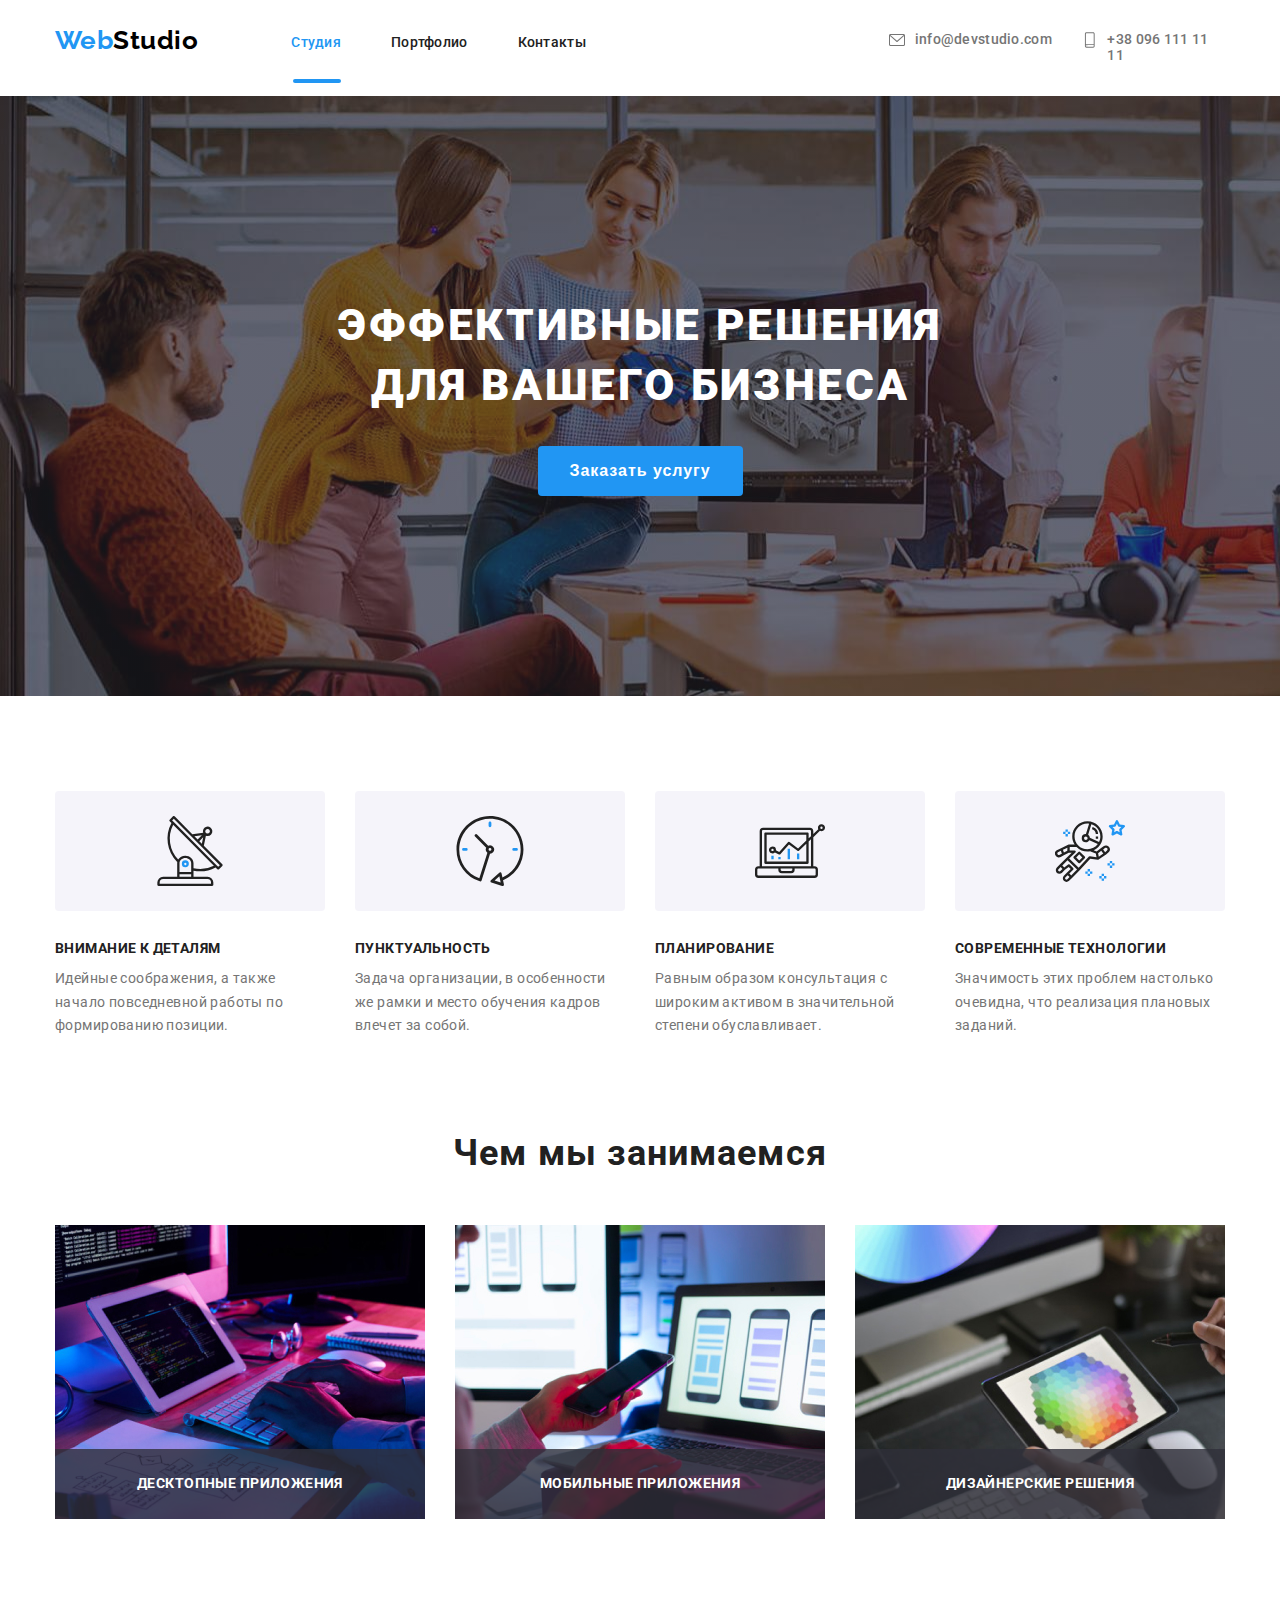
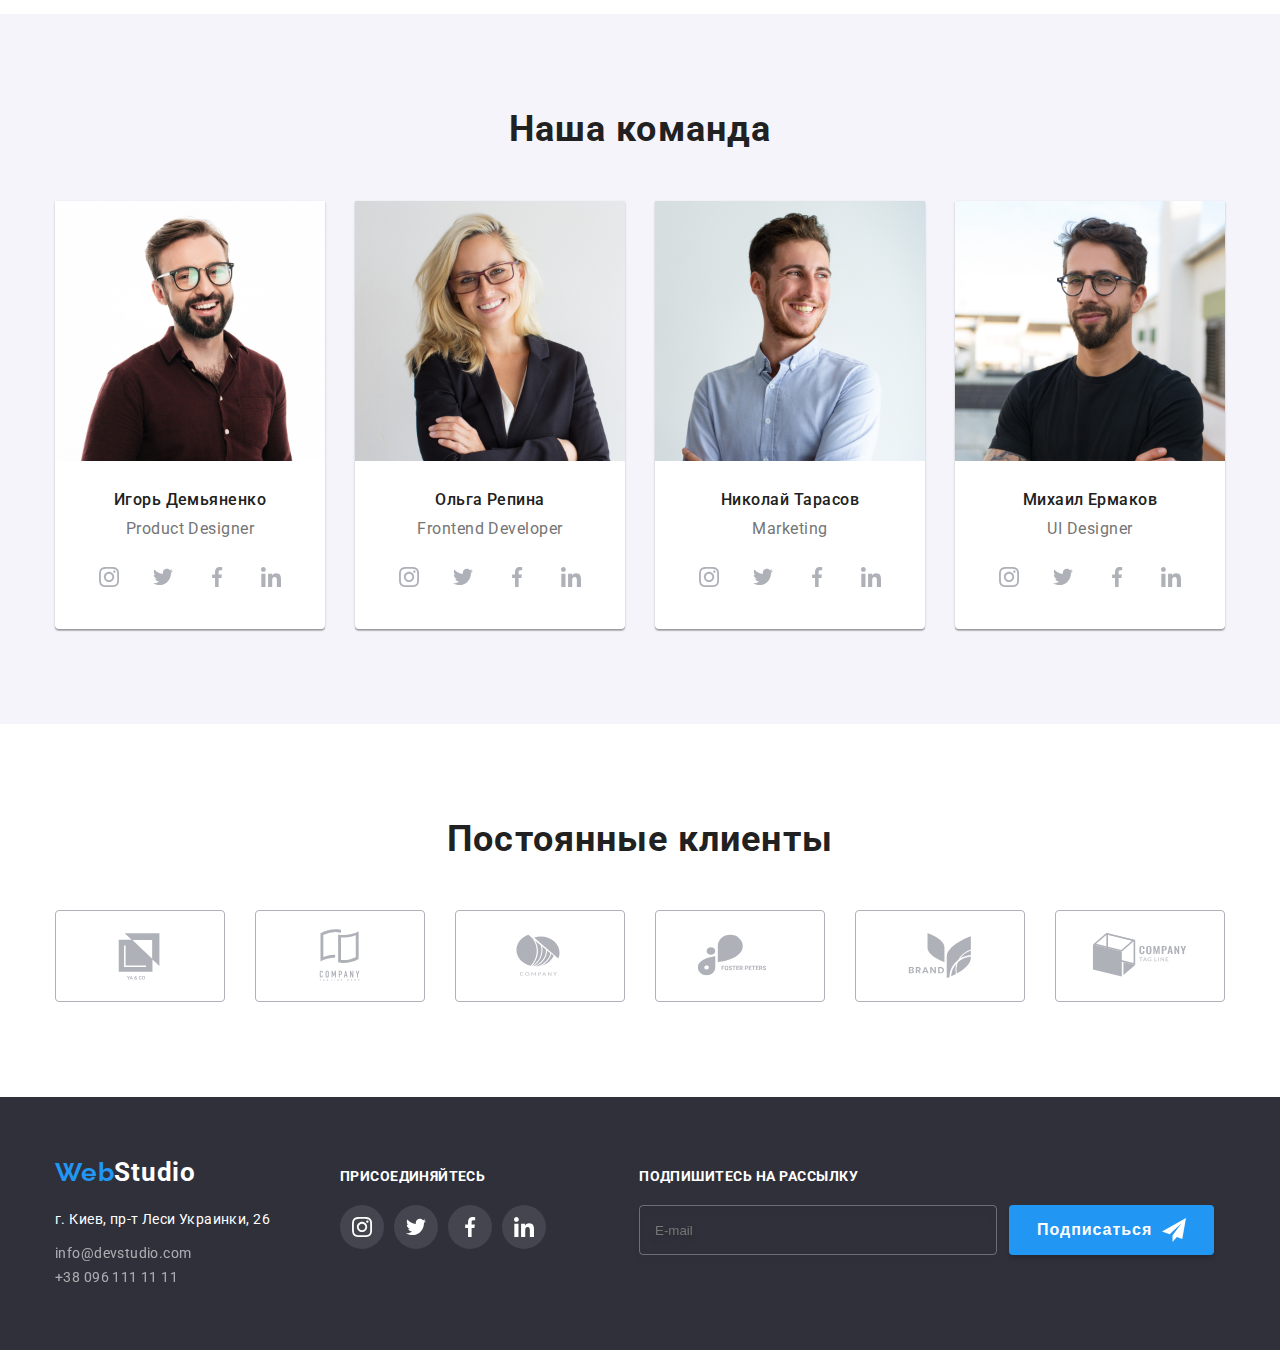
<file: index.html>
<!DOCTYPE html>
<html lang="ru">
  <head>
    <meta charset="UTF-8" />

    <meta name="viewport" content="width=device-width, initial-scale=1.0" />
    <link rel="preconnect" href="https://fonts.googleapis.com" />
    <link rel="preconnect" href="https://fonts.gstatic.com" crossorigin />
    <link
      href="https://fonts.googleapis.com/css2?family=Raleway:wght@700&family=Roboto:wght@400;500;700;900&display=swap"
      rel="stylesheet"
    />
    <link rel="stylesheet" href="./css/main.min.css" />
    <title>WebStudio</title>
  </head>

  <body>
    <!-- Header -->
    <header class="header">
      <div class="wrapper">
        <nav class="header__nav">
          <a href="#" class="logo header__logo link"><span class="header__span">Web</span>Studio</a>
          <ul class="navigation list">
            <li class="navigation__item">
              <a class="navigation__link active navigation__link-first link" href="#">Студия</a>
            </li>
            <li class="navigation__item">
              <a class="navigation__link link" href="./portfolio.html">Портфолио</a>
            </li>
            <li class="navigation__item"><a class="navigation__link link" href="#">Контакты</a></li>
          </ul>
          <ul class="header-contact list">
            <li class="header-contact__item">
              <a class="header-contact__header-email link" href="mailto:info@devstudio.com">
                <svg class="header-contact__icon" width="16" height="16">
                  <use href="./images/symbol-defs.svg#envelope"></use>
                </svg>
                info@devstudio.com
              </a>
            </li>
            <li class="header-contact__item">
              <a class="header-contact__header-tel link" href="tel:+38 096 111 11 11">
                <svg class="header-contact__icon" width="16" height="16">
                  <use href="./images/symbol-defs.svg#smartphone"></use>
                </svg>
                +38 096 111 11 11
              </a>
            </li>
          </ul>
        </nav>
      </div>
    </header>

    <!-- Main -->
    <main>
      <section class="first-section">
        <div class="wrapper">
          <div class="block">
            <h1 class="first-section__title">Эффективные решения для вашего бизнеса</h1>
            <button class="first-section__btn btn" type="button" data-modal-open>
              Заказать услугу
            </button>
          </div>
        </div>
      </section>

      <div class="wrapper">
        <!-- Benefits -->
        <section class="benefits">
          <ul class="benefits__list list">
            <li class="benefits__item icon1">
              <h3 class="benefits__title">Внимание к деталям</h3>
              <p class="benefits__description">
                Идейные соображения, а также начало повседневной работы по формированию позиции.
              </p>
            </li>
            <li class="benefits__item icon2">
              <h3 class="benefits__title">Пунктуальность</h3>
              <p class="benefits__description">
                Задача организации, в особенности же рамки и место обучения кадров влечет за собой.
              </p>
            </li>
            <li class="benefits__item icon3">
              <h3 class="benefits__title">Планирование</h3>
              <p class="benefits__description">
                Равным образом консультация с широким активом в значительной степени обуславливает.
              </p>
            </li>
            <li class="benefits__item icon4">
              <h3 class="benefits__title">Современные технологии</h3>
              <p class="benefits__description">
                Значимость этих проблем настолько очевидна, что реализация плановых заданий.
              </p>
            </li>
          </ul>
        </section>

        <!-- What we do -->
        <section class="wwd">
          <h2 class="wwd__title">Чем мы занимаемся</h2>
          <ul class="wwd__list list">
            <li class="wwd__item">
              <img src="./images/img1.jpg" alt="Человек работает на компьютере" width="370" />
              <div class="wwd__description">
                <p class="wwd__text">Десктопные приложения</p>
              </div>
            </li>
            <li class="wwd__item">
              <img src="./images/img2.jpg" alt="Человек работает на смартфоне" width="370" />
              <div class="wwd__description">
                <p class="wwd__text">Мобильные приложения</p>
              </div>
            </li>
            <li class="wwd__item">
              <img src="./images/img3.jpg" alt="Человек работает на планшете" width="370" />
              <div class="wwd__description">
                <p class="wwd__text">Дизайнерские решения</p>
              </div>
            </li>
          </ul>
        </section>
      </div>

      <!-- Our Team -->
      <section class="team">
        <div class="wrapper">
          <h2 class="team__title">Наша команда</h2>
          <ul class="team__list list">
            <li class="team-item">
              <img
                src="./images/personal1.jpg"
                alt="Игорь Демьяненко-Product Designer"
                width="270"
              />
              <h2 class="team-item__title">Игорь Демьяненко</h2>
              <p class="team-item__text" lang="en">Product Designer</p>
              <ul class="team-social list">
                <li class="team-social__item">
                  <a class="team-social__link link" href="">
                    <svg class="team-social__svg">
                      <use href="./images/symbol-defs.svg#instagram-2"></use>
                    </svg>
                  </a>
                </li>
                <li class="team-social__item">
                  <a class="team-social__link link" href="">
                    <svg class="team-social__svg">
                      <use href="./images/symbol-defs.svg#twitter-1"></use>
                    </svg>
                  </a>
                </li>
                <li class="team-social__item">
                  <a class="team-social__link link" href="">
                    <svg class="team-social__svg">
                      <use href="./images/symbol-defs.svg#facebook-1"></use>
                    </svg>
                  </a>
                </li>
                <li class="team-social__item">
                  <a class="team-social__link link" href="">
                    <svg class="team-social__svg">
                      <use href="./images/symbol-defs.svg#linkedin-1"></use>
                    </svg>
                  </a>
                </li>
              </ul>
            </li>
            <li class="team-item">
              <img src="./images/personal2.jpg" alt="Ольга Репина-Frontend Developer" width="270" />
              <h2 class="team-item__title">Ольга Репина</h2>
              <p class="team-item__text" lang="en">Frontend Developer</p>
              <ul class="team-social list">
                <li class="team-social__item">
                  <a class="team-social__link link" href="">
                    <svg class="team-social__svg">
                      <use href="./images/symbol-defs.svg#instagram-2"></use>
                    </svg>
                  </a>
                </li>
                <li class="team-social__item">
                  <a class="team-social__link link" href="">
                    <svg class="team-social__svg">
                      <use href="./images/symbol-defs.svg#twitter-1"></use>
                    </svg>
                  </a>
                </li>
                <li class="team-social__item">
                  <a class="team-social__link link" href="">
                    <svg class="team-social__svg">
                      <use href="./images/symbol-defs.svg#facebook-1"></use>
                    </svg>
                  </a>
                </li>
                <li class="team-social__item">
                  <a class="team-social__link link" href="">
                    <svg class="team-social__svg">
                      <use href="./images/symbol-defs.svg#linkedin-1"></use>
                    </svg>
                  </a>
                </li>
              </ul>
            </li>
            <li class="team-item">
              <img src="./images/personal3.jpg" alt="Николай Тарасов-Marketing" width="270" />
              <h2 class="team-item__title">Николай Тарасов</h2>
              <p class="team-item__text" lang="en">Marketing</p>
              <ul class="team-social list">
                <li class="team-social__item">
                  <a class="team-social__link link" href="">
                    <svg class="team-social__svg">
                      <use href="./images/symbol-defs.svg#instagram-2"></use>
                    </svg>
                  </a>
                </li>
                <li class="team-social__item">
                  <a class="team-social__link link" href="">
                    <svg class="team-social__svg">
                      <use href="./images/symbol-defs.svg#twitter-1"></use>
                    </svg>
                  </a>
                </li>
                <li class="team-social__item">
                  <a class="team-social__link link" href="">
                    <svg class="team-social__svg">
                      <use href="./images/symbol-defs.svg#facebook-1"></use>
                    </svg>
                  </a>
                </li>
                <li class="team-social__item">
                  <a class="team-social__link link" href="">
                    <svg class="team-social__svg">
                      <use href="./images/symbol-defs.svg#linkedin-1"></use>
                    </svg>
                  </a>
                </li>
              </ul>
            </li>
            <li class="team-item">
              <img src="./images/personal4.jpg" alt="Михаил Ермаков-UI Designer" width="270" />
              <h2 class="team-item__title">Михаил Ермаков</h2>
              <p class="team-item__text" lang="en">UI Designer</p>
              <ul class="team-social list">
                <li class="team-social__item">
                  <a class="team-social__link link" href="">
                    <svg class="team-social__svg">
                      <use href="./images/symbol-defs.svg#instagram-2"></use>
                    </svg>
                  </a>
                </li>
                <li class="team-social__item">
                  <a class="team-social__link link" href="">
                    <svg class="team-social__svg">
                      <use href="./images/symbol-defs.svg#twitter-1"></use>
                    </svg>
                  </a>
                </li>
                <li class="team-social__item">
                  <a class="team-social__link link" href="">
                    <svg class="team-social__svg">
                      <use href="./images/symbol-defs.svg#facebook-1"></use>
                    </svg>
                  </a>
                </li>
                <li class="team-social__item">
                  <a class="team-social__link link" href="">
                    <svg class="team-social__svg">
                      <use href="./images/symbol-defs.svg#linkedin-1"></use>
                    </svg>
                  </a>
                </li>
              </ul>
            </li>
          </ul>
        </div>
      </section>

      <!-- Clients -->
      <section class="clients">
        <div class="wrapper">
          <h2 class="clients__title">Постоянные клиенты</h2>
          <ul class="clients__list list">
            <li class="clients__item logo1">
              <a href="" class="clients__link link">
                <svg class="clients__svg" width="106" height="60">
                  <use href="./images/symbol-defs.svg#logo1"></use>
                </svg>
              </a>
            </li>
            <li class="clients__item logo2">
              <a href="" class="clients__link link">
                <svg class="clients__svg" width="106" height="60">
                  <use href="./images/symbol-defs.svg#logo2"></use>
                </svg>
              </a>
            </li>
            <li class="clients__item logo3">
              <a href="" class="clients__link link">
                <svg class="clients__svg" width="106" height="60">
                  <use href="./images/symbol-defs.svg#logo3"></use>
                </svg>
              </a>
            </li>
            <li class="clients__item logo4">
              <a href="" class="clients__link link">
                <svg class="clients__svg" width="106" height="60">
                  <use href="./images/symbol-defs.svg#logo4"></use>
                </svg>
              </a>
            </li>
            <li class="clients__item logo5">
              <a href="" class="clients__link link">
                <svg class="clients__svg" width="106" height="60">
                  <use href="./images/symbol-defs.svg#logo5"></use>
                </svg>
              </a>
            </li>
            <li class="clients__item logo6">
              <a href="" class="clients__link link">
                <svg class="clients__svg" width="106" height="60">
                  <use href="./images/symbol-defs.svg#logo6"></use>
                </svg>
              </a>
            </li>
          </ul>
        </div>
      </section>
    </main>

    <!-- Footer -->
    <footer class="footer">
      <div class="wrapper">
        <div class="footer__flex">
          <div class="footer__social">
            <a href="#" class="footer__logo link"><span class="footer__span">Web</span>Studio</a>
            <address class="footer__address">г. Киев, пр-т Леси Украинки, 26</address>
            <ul class="footer__list list">
              <li class="footer__item">
                <a class="footer__email link" href="mailto:info@devstudio.com"
                  >info@devstudio.com</a
                >
              </li>
              <li class="footer__item">
                <a class="footer__tel link" href="tel:+38 096 111 11 11">+38 096 111 11 11</a>
              </li>
            </ul>
          </div>
          <div class="footer__invite">
            <p class="footer__text">присоединяйтесь</p>
            <ul class="footer-invite__list list">
              <li class="footer-invite__item">
                <a class="footer-invite__link link" href="">
                  <svg class="footer-invite__svg">
                    <use href="./images/symbol-defs.svg#instagram-2"></use>
                  </svg>
                </a>
              </li>
              <li class="footer-invite__item">
                <a class="footer-invite__link link" href="">
                  <svg class="footer-invite__svg">
                    <use href="./images/symbol-defs.svg#twitter-1"></use>
                  </svg>
                </a>
              </li>
              <li class="footer-invite__item">
                <a class="footer-invite__link link" href="">
                  <svg class="footer-invite__svg">
                    <use href="./images/symbol-defs.svg#facebook-1"></use>
                  </svg>
                </a>
              </li>
              <li class="footer-invite__item">
                <a class="footer-invite__link link" href="">
                  <svg class="footer-invite__svg">
                    <use href="./images/symbol-defs.svg#linkedin-1"></use>
                  </svg>
                </a>
              </li>
            </ul>
          </div>
          <form action="#" name="email" class="footer-form">
            <label for="#" class="footer-form__label"
              >Подпишитесь на рассылку
              <input type="email" class="footer-form__input" placeholder="E-mail" />
            </label>
            <button type="submit" class="footer-form__submit">
              Подписаться
              <svg class="footer-form__icon" width="24" height="24">
                <use href="./images/symbol-defs.svg#footer-icon"></use>
              </svg>
            </button>
          </form>
        </div>
      </div>
    </footer>
    <div class="backdrop is-hidden" data-modal>
      <div class="modal">
        <button class="modal__button" type="button" data-modal-close>
          <svg class="modal__cross" width="11" height="11">
            <use href="./images/symbol-defs.svg#modal-vector"></use>
          </svg>
        </button>
        <div class="modal__padding">
          <p class="modal__text">Оставьте свои данные, мы вам перезвоним</p>
          <form action="#" name="name" class="modal-form">
            <label for="#" class="modal-form__label"
              >Имя
              <span class="input__wrapper">
                <input type="text" class="modal-form__input" required />
                <svg class="modal__icon" width="18" height="18">
                  <use href="./images/symbol-defs.svg#modal-name"></use>
                </svg>
              </span>
            </label>

            <label for="#" class="modal-tel-label modal-form__label"
              >Телефон
              <span class="input__wrapper">
                <input type="tel" class="modal-form__input" required />
                <svg class="modal__icon" width="18" height="18">
                  <use href="./images/symbol-defs.svg#modal-tel"></use>
                </svg>
              </span>
            </label>

            <label for="#" class="modal-form__label">
              Почта
              <span class="input__wrapper">
                <input type="email" class="modal-form__input" />
                <svg class="modal__icon" width="18" height="18">
                  <use href="./images/symbol-defs.svg#modal-email"></use>
                </svg>
              </span>
            </label>

            <label for="#" class="modal-form__label">
              Комментарий
              <textarea
                name="modal-comment"
                class="modal-form__comment"
                placeholder="Введите текст"
              ></textarea>
            </label>
            <input type="checkbox" class="modal-checkbox vis-hidden" id="modal-checkbox" />
            <label for="modal-checkbox" class="label__checkbox">
              <span>
                <svg class="check_icon" width="11" height="8">
                  <use href="./images/symbol-defs.svg#checkmark"></use>
                </svg>
              </span>
              Соглашаюсь с рассылкой и принимаю&#160;<a href="#">Условия договора</a></label
            >
            <button type="submit" class="btn modal__btn">Отправить</button>
          </form>
        </div>
      </div>
    </div>
    <script src="./js/modal.js"></script>
  </body>
</html>
</file>
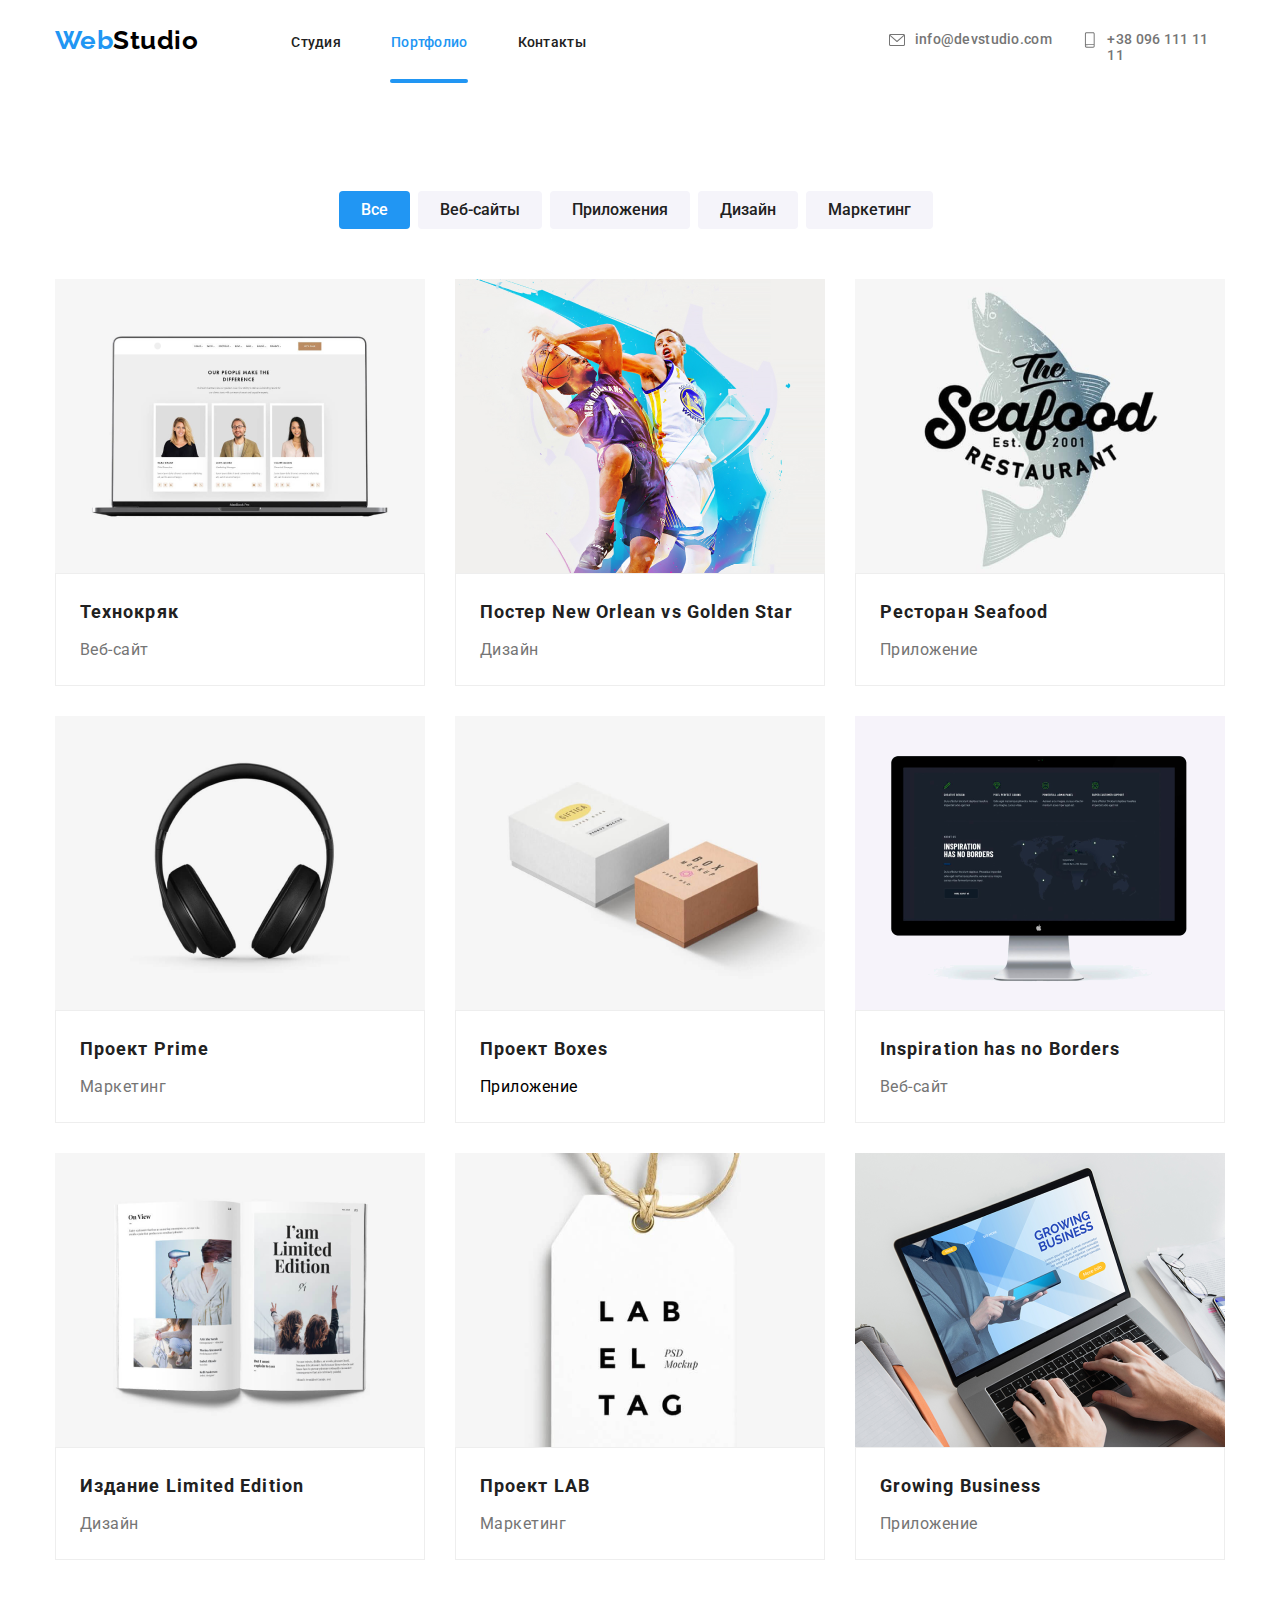
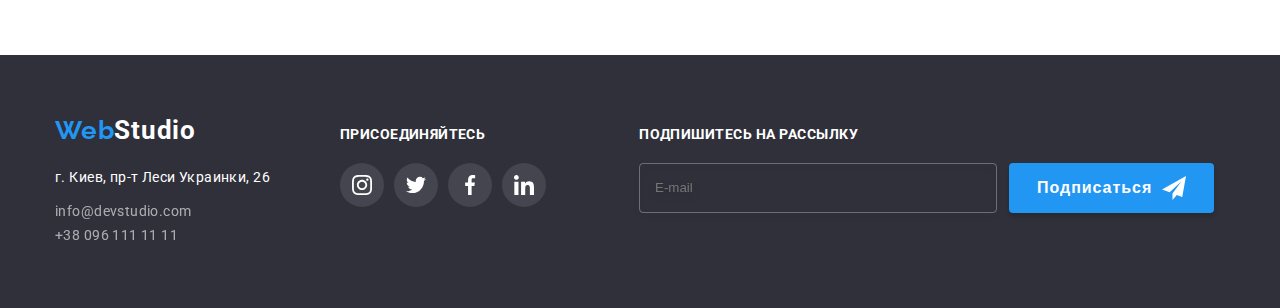
<file: portfolio.html>
<!DOCTYPE html>
<html lang="en">
  <head>
    <meta charset="UTF-8" />
    <link rel="stylesheet" href="./css/main.min.css" />
    <meta name="viewport" content="width=device-width, initial-scale=1.0" />
    <link rel="preconnect" href="https://fonts.googleapis.com" />
    <link rel="preconnect" href="https://fonts.gstatic.com" crossorigin />
    <link
      href="https://fonts.googleapis.com/css2?family=Raleway:wght@700&family=Roboto:wght@400;500;700;900&display=swap"
      rel="stylesheet"
    />
    <title>WebStudio</title>
  </head>

  <body>
    <!-- Header -->

    <header class="header">
      <div class="wrapper">
        <nav class="header__nav">
          <a href="#" class="logo header__logo link"><span class="header__span">Web</span>Studio</a>
          <ul class="navigation list">
            <li class="navigation__item">
              <a class="navigation__link link" href="./index.html">Студия</a>
            </li>
            <li class="navigation__item">
              <a class="navigation__link active navigation__link-second link" href="#">Портфолио</a>
            </li>
            <li class="navigation__item"><a class="navigation__link link" href="#">Контакты</a></li>
          </ul>
          <ul class="header-contact list">
            <li class="header-contact__item">
              <a class="header-contact__header-email link" href="mailto:info@devstudio.com">
                <svg class="header-contact__icon" width="16" height="16">
                  <use href="./images/symbol-defs.svg#envelope"></use>
                </svg>
                info@devstudio.com
              </a>
            </li>
            <li class="header-contact__item">
              <a class="header-contact__header-tel link" href="tel:+38 096 111 11 11">
                <svg class="header-contact__icon" width="16" height="16">
                  <use href="./images/symbol-defs.svg#smartphone"></use>
                </svg>
                +38 096 111 11 11
              </a>
            </li>
          </ul>
        </nav>
      </div>
    </header>

    <!-- Main -->
    <main>
      <section class="portfolio-section">
        <div class="wrapper">
          <nav class="filter">
            <ul class="filter__list list">
              <li class="filter__item">
                <button class="filter__link active link" href="#">Все</button>
              </li>
              <li class="filter__item">
                <button class="filter__link link" href="#">Веб-сайты</button>
              </li>
              <li class="filter__item">
                <button class="filter__link link" href="#">Приложения</button>
              </li>
              <li class="filter__item">
                <button class="filter__link link" href="#">Дизайн</button>
              </li>
              <li class="filter__item">
                <button class="filter__link link" href="#">Маркетинг</button>
              </li>
            </ul>
          </nav>
          <ul class="product list">
            <li class="product__item">
              <div class="product__image">
                <img src="./images/img.png" alt="Img" />
                <div class="product__overlay">
                  <div class="product__text">
                    Технокряк это современная площадка распространения коронавируса. Компании
                    используют эту платформу для цифрового шпионажа и атак на защищённые сервера
                    конкурентов.
                  </div>
                </div>
              </div>
              <div class="product-block">
                <h3 class="product__title">Технокряк</h3>
                <p class="product__description">Веб-сайт</p>
              </div>
            </li>
            <li class="product__item">
              <div class="product__image">
                <img src="./images/img-1.png" alt="Img1" />
                <div class="product__overlay">
                  <div class="product__text">
                    Технокряк это современная площадка распространения коронавируса. Компании
                    используют эту платформу для цифрового шпионажа и атак на защищённые сервера
                    конкурентов.
                  </div>
                </div>
              </div>
              <div class="product-block">
                <h3 class="product__title">Постер New Orlean vs Golden Star</h3>
                <p class="product__description">Дизайн</p>
              </div>
            </li>
            <li class="product__item">
              <div class="product__image">
                <img src="./images/img-2.png" alt="Img2" />
                <div class="product__overlay">
                  <div class="product__text">
                    Технокряк это современная площадка распространения коронавируса. Компании
                    используют эту платформу для цифрового шпионажа и атак на защищённые сервера
                    конкурентов.
                  </div>
                </div>
              </div>
              <div class="product-block">
                <h3 class="product__title">Ресторан Seafood</h3>
                <p class="product__description">Приложение</p>
              </div>
            </li>

            <li class="product__item">
              <div class="product__image">
                <img src="./images/img-3.png" alt="Img3" />
                <div class="product__overlay">
                  <div class="product__text">
                    Технокряк это современная площадка распространения коронавируса. Компании
                    используют эту платформу для цифрового шпионажа и атак на защищённые сервера
                    конкурентов.
                  </div>
                </div>
              </div>
              <div class="product-block">
                <h3 class="product__title">Проект Prime</h3>
                <p class="product__description">Маркетинг</p>
              </div>
            </li>
            <li class="product__item">
              <div class="product__image">
                <img src="./images/img-4.png" alt="Img4" />
                <div class="product__overlay">
                  <div class="product__text">
                    Технокряк это современная площадка распространения коронавируса. Компании
                    используют эту платформу для цифрового шпионажа и атак на защищённые сервера
                    конкурентов.
                  </div>
                </div>
              </div>
              <div class="product-block">
                <h3 class="product__title">Проект Boxes</h3>
                <p class="product_-description">Приложение</p>
              </div>
            </li>
            <li class="product__item">
              <div class="product__image">
                <img src="./images/img-5.png" alt="Img5" />
                <div class="product__overlay">
                  <div class="product__text">
                    Технокряк это современная площадка распространения коронавируса. Компании
                    используют эту платформу для цифрового шпионажа и атак на защищённые сервера
                    конкурентов.
                  </div>
                </div>
              </div>
              <div class="product-block">
                <h3 class="product__title" lang="en">Inspiration has no Borders</h3>
                <p class="product__description">Веб-сайт</p>
              </div>
            </li>

            <li class="product__item">
              <div class="product__image">
                <img src="./images/img-6.png" alt="Img6" />
                <div class="product__overlay">
                  <div class="product__text">
                    Технокряк это современная площадка распространения коронавируса. Компании
                    используют эту платформу для цифрового шпионажа и атак на защищённые сервера
                    конкурентов.
                  </div>
                </div>
              </div>
              <div class="product-block">
                <h3 class="product__title">Издание Limited Edition</h3>
                <p class="product__description">Дизайн</p>
              </div>
            </li>
            <li class="product__item">
              <div class="product__image">
                <img src="./images/img-7.png" alt="Img7" />
                <div class="product__overlay">
                  <div class="product__text">
                    Технокряк это современная площадка распространения коронавируса. Компании
                    используют эту платформу для цифрового шпионажа и атак на защищённые сервера
                    конкурентов.
                  </div>
                </div>
              </div>
              <div class="product-block">
                <h3 class="product__title">Проект LAB</h3>
                <p class="product__description">Маркетинг</p>
              </div>
            </li>
            <li class="product__item">
              <div class="product__image">
                <img src="./images/img-8.png" alt="Img8" />
                <div class="product__overlay">
                  <div class="product__text">
                    Технокряк это современная площадка распространения коронавируса. Компании
                    используют эту платформу для цифрового шпионажа и атак на защищённые сервера
                    конкурентов.
                  </div>
                </div>
              </div>
              <div class="product-block">
                <h3 class="product__title">Growing Business</h3>
                <p class="product__description">Приложение</p>
              </div>
            </li>
          </ul>
        </div>
      </section>
    </main>

    <!-- Footer -->
    <footer class="footer">
      <div class="wrapper">
        <div class="footer__flex">
          <div class="footer__social">
            <a href="#" class="footer__logo link"><span class="footer__span">Web</span>Studio</a>
            <address class="footer__address">г. Киев, пр-т Леси Украинки, 26</address>
            <ul class="footer__list list">
              <li class="footer__item">
                <a class="footer__email link" href="mailto:info@devstudio.com"
                  >info@devstudio.com</a
                >
              </li>
              <li class="footer__item">
                <a class="footer__tel link" href="tel:+38 096 111 11 11">+38 096 111 11 11</a>
              </li>
            </ul>
          </div>
          <div class="footer__invite">
            <p class="footer__text">присоединяйтесь</p>
            <ul class="footer-invite__list list">
              <li class="footer-invite__item">
                <a class="footer-invite__link link" href="">
                  <svg class="footer-invite__svg">
                    <use href="./images/symbol-defs.svg#instagram-2"></use>
                  </svg>
                </a>
              </li>
              <li class="footer-invite__item">
                <a class="footer-invite__link link" href="">
                  <svg class="footer-invite__svg">
                    <use href="./images/symbol-defs.svg#twitter-1"></use>
                  </svg>
                </a>
              </li>
              <li class="footer-invite__item">
                <a class="footer-invite__link link" href="">
                  <svg class="footer-invite__svg">
                    <use href="./images/symbol-defs.svg#facebook-1"></use>
                  </svg>
                </a>
              </li>
              <li class="footer-invite__item">
                <a class="footer-invite__link link" href="">
                  <svg class="footer-invite__svg">
                    <use href="./images/symbol-defs.svg#linkedin-1"></use>
                  </svg>
                </a>
              </li>
            </ul>
          </div>
          <form action="#" name="email" class="footer-form">
            <label for="#" class="footer-form__label"
              >Подпишитесь на рассылку
              <input type="email" class="footer-form__input" placeholder="E-mail" />
            </label>
            <button type="submit" class="footer-form__submit">
              Подписаться
              <svg class="footer-form__icon" width="24" height="24">
                <use href="./images/symbol-defs.svg#footer-icon"></use>
              </svg>
            </button>
          </form>
        </div>
      </div>
    </footer>
  </body>
</html>
</file>
<file: css/main.min.css>
body{font-family:'Roboto', sans-serif;letter-spacing:0.03em;margin:0}*{padding:0;margin:0;border:0;box-sizing:border-box}img{display:block}h1,h2,h3,h4,h5,h6,p{margin:0}ul{margin:0;padding:0}.wrapper{width:1200px;margin:0 auto;padding-left:15px;padding-right:15px}.vis-hidden{position:absolute;width:1px;height:1px;margin:-1px;padding:0;overflow:hidden;border:0;clip:rect(0 0 0 0)}.link{text-decoration:none}.list{list-style:none}.btn{padding:10px 32px}.logo{font-family:Raleway;font-style:normal;font-weight:bold;font-size:26px;line-height:1.19;color:#000}.footer-logo{font-family:Raleway;font-style:normal;font-weight:bold;font-size:26px;line-height:1.19;color:#fff}.header__span,.footer__span{font-family:Raleway;font-style:normal;font-weight:bold;font-size:26px;line-height:1.19;color:#2196f3}.block{display:flex;justify-content:center;align-items:center;flex-direction:column}.header{display:flex;flex-direction:row}.header-portfolio{display:flex;border:1px solid #ececec}.header__logo{margin-right:93px;padding-top:25px;padding-bottom:25px}.header__nav{display:flex;flex-direction:row}.navigation{display:flex;flex-direction:row;padding:32px 0px;margin-right:303px}.navigation__item{margin-right:50px}.navigation__item:last-child{margin-right:0}.header-contact__item{margin-right:30px}.header-contact__item:last-child{margin-right:0}.header-contact{display:flex;padding:32px 0px}.navigation__link{font-weight:500;font-size:14px;line-height:1.14;letter-spacing:0.02em;color:#212121;position:relative;padding-bottom:32px;transition:background-color 250ms cubic-bezier(0.4, 0, 0.2, 1),color 250ms cubic-bezier(0.4, 0, 0.2, 1),box-shadow 250ms cubic-bezier(0.4, 0, 0.2, 1),top 250ms cubic-bezier(0.4, 0, 0.2, 1)}.navigation__link:hover,.navigation__link:focus{color:#2196f3}.navigation__link-first::after{content:'';position:absolute;width:48px;height:4px;background-color:#2196f3;bottom:-1px;right:0;border-radius:2px}.navigation__link-second::after{content:'';position:absolute;width:78px;height:4px;background-color:#2196f3;bottom:-1px;right:0;border-radius:2px}.navigation__link.active{color:#2196f3}.header-contact__header-email{display:flex;font-weight:500;font-size:14px;line-height:1.14;letter-spacing:0.02em;color:#757575;fill:#757575;transition:background-color 250ms cubic-bezier(0.4, 0, 0.2, 1),color 250ms cubic-bezier(0.4, 0, 0.2, 1),box-shadow 250ms cubic-bezier(0.4, 0, 0.2, 1),top 250ms cubic-bezier(0.4, 0, 0.2, 1)}.header-contact__header-email:hover,.header-contact__header-email:focus{color:#2196f3;fill:#2196f3}.header-contact__header-tel{display:flex;font-weight:500;font-size:14px;line-height:1.14;letter-spacing:0.02em;color:#757575;fill:#757575;transition:background-color 250ms cubic-bezier(0.4, 0, 0.2, 1),color 250ms cubic-bezier(0.4, 0, 0.2, 1),box-shadow 250ms cubic-bezier(0.4, 0, 0.2, 1),top 250ms cubic-bezier(0.4, 0, 0.2, 1)}.header-contact__header-tel:hover,.header-contact__header-tel:focus{color:#2196f3;fill:#2196f3}.header-contact__icon{margin-right:10px}.first-section{background-image:linear-gradient(to right, rgba(47,48,58,0.4), rgba(47,48,58,0.4)),url(../images/headerbg.jpg);padding-bottom:200px;padding-top:200px}.first-section__title{font-weight:900;font-size:44px;line-height:1.36;text-align:center;letter-spacing:0.06em;text-transform:uppercase;color:#fff;width:700px;margin-bottom:30px}.first-section__btn{position:relative;padding:10px 32px;border:transparent;border-radius:4px;cursor:pointer;font-weight:700;font-size:16px;line-height:1.88;display:flex;align-items:center;text-align:center;letter-spacing:0.06em;background-color:#2196f3;color:#fff;transition:box-shadow 250ms cubic-bezier(0.4, 0, 0.2, 1),background-color 250ms cubic-bezier(0.4, 0, 0.2, 1),top 250ms cubic-bezier(0.4, 0, 0.2, 1)}.first-section__btn:hover,.first-section__btn:focus{top:2px;background-color:#188ce8;box-shadow:0px 4px 4px rgba(0,0,0,0.15)}.benefits{padding-top:95px;padding-bottom:95px}.benefits__list{display:flex;justify-content:space-between}.icon1::before{content:'';display:block;height:120px;background-color:#f5f4fa;background-image:url(../images/antenna.svg);background-repeat:no-repeat;background-position:center;margin-bottom:30px;border-radius:4px}.icon2::before{content:'';display:block;height:120px;background-color:#f5f4fa;background-image:url(../images/clock.svg);background-repeat:no-repeat;background-position:center;margin-bottom:30px;border-radius:4px}.icon3::before{content:'';display:block;height:120px;background-color:#f5f4fa;background-image:url(../images/diagram.svg);background-repeat:no-repeat;background-position:center;margin-bottom:30px;border-radius:4px}.icon4::before{content:'';display:block;height:120px;background-color:#f5f4fa;background-image:url(../images/astronaut.svg);background-repeat:no-repeat;background-position:center;margin-bottom:30px;border-radius:4px}.benefits__title{margin-bottom:10px;font-weight:bold;font-size:14px;line-height:1.14;letter-spacing:0.03em;text-transform:uppercase;color:#212121}.benefits__description{width:270px;font-weight:normal;font-size:14px;line-height:1.71;letter-spacing:0.03em;color:#757575}.wwd{padding-bottom:95px}.wwd__title{display:flex;justify-content:center;font-weight:bold;font-size:36px;line-height:1.16;letter-spacing:0.03em;color:#212121;margin-bottom:50px}.wwd__list{display:flex}.wwd__item{position:relative}.wwd__item:not(:last-child){margin-right:30px}.wwd__description{content:'';position:absolute;width:370px;height:70px;background:rgba(47,48,58,0.8);transform:translateY(-100%)}.wwd__text{font-weight:700;font-size:14px;line-height:1.14;text-align:center;letter-spacing:0.03em;text-transform:uppercase;color:#fff;padding:27px 82px 83px}.team{background-color:#f5f4fa;padding-bottom:95px;padding-top:95px}.team__title{display:flex;justify-content:center;font-weight:bold;font-size:36px;line-height:1.16;letter-spacing:0.03em;color:#212121;margin-bottom:50px}.team__list{display:flex}.team-item{background:#ffffff;box-shadow:0px 1px 3px rgba(0,0,0,0.12),0px 1px 1px rgba(0,0,0,0.14),0px 2px 1px rgba(0,0,0,0.2);border-radius:0px 0px 4px 4px;width:270px}.team-item:not(:last-child){margin-right:30px}.team-item__title{font-weight:500;font-size:16px;line-height:1.18;text-align:center;letter-spacing:0.03em;color:#212121;margin-top:30px}.team-item__text{font-weight:normal;font-size:16px;line-height:1.18;text-align:center;letter-spacing:0.03em;color:#757575;margin-top:10px;margin-bottom:16px}.team-social{display:flex;justify-content:center;padding:0 32px}.team-social__item{display:flex;justify-content:center;margin-bottom:30px;margin-right:10px}.team-social__item:last-child{margin-right:0px}.team-social__link{width:44px;height:44px;display:flex;justify-content:center;align-items:center;border-radius:50%;cursor:pointer;fill:#afb1b8;transition:background-color 250ms cubic-bezier(0.4, 0, 0.2, 1),color 250ms cubic-bezier(0.4, 0, 0.2, 1),box-shadow 250ms cubic-bezier(0.4, 0, 0.2, 1),top 250ms cubic-bezier(0.4, 0, 0.2, 1)}.team-social__link:hover,.team-social__link:focus{background-color:#2196f3;fill:#fff}.team-social__svg{width:20px;height:20px}.clients{padding-top:95px;padding-bottom:95px}.clients__title{display:flex;justify-content:center;margin-bottom:50px;font-weight:700;font-size:36px;line-height:1.16;text-align:center;letter-spacing:0.03em;color:#212121}.clients__list{display:flex;flex-direction:row;margin-right:-30px}.clients__item{margin-right:30px;flex-basis:calc(100% / 6 - 30px)}.clients__item:last-child{margin-right:0}.clients__link{width:170px;height:92px;border:1px solid #afb1b8;border-radius:4px;display:flex;justify-content:center;align-items:center;fill:#afb1b8;transition:background-color 250ms cubic-bezier(0.4, 0, 0.2, 1),color 250ms cubic-bezier(0.4, 0, 0.2, 1),box-shadow 250ms cubic-bezier(0.4, 0, 0.2, 1),top 250ms cubic-bezier(0.4, 0, 0.2, 1)}.clients__link:hover,.clients__link:focus{border:1px solid #2196f3;fill:#2196f3}.footer{background-color:#2f303a;padding-top:60px;padding-bottom:60px}.footer__flex{display:flex;align-items:baseline}.footer__logo{display:inline-block;margin-bottom:20px;font-weight:700;font-size:26px;line-height:1.19;letter-spacing:0.03em;color:#fff}.footer-item:not(:last-child){margin-bottom:10px}.footer__address{font-style:normal;font-size:14px;line-height:1.71;letter-spacing:0.03em;color:#fff;margin-bottom:10px}.footer__email{font-weight:normal;font-size:14px;line-height:1.71;letter-spacing:0.03em;color:#fff;opacity:0.6}.footer__tel{font-weight:normal;font-size:14px;line-height:1.71;letter-spacing:0.03em;color:#fff;opacity:0.6}.footer__invite{margin-left:70px;display:flex;flex-direction:column}.footer__text{font-weight:700;font-size:14px;line-height:1.14;letter-spacing:0.03em;text-transform:uppercase;color:#fff;margin-bottom:20px}.footer-invite__list{display:flex}.footer-invite__item{margin-right:10px}.footer-invite__item:last-child{margin-right:0}.footer-invite__link{width:44px;height:44px;display:flex;justify-content:center;align-items:center;border-radius:50%;cursor:pointer;fill:#fff;background:rgba(255,255,255,0.1);transition:background-color 250ms cubic-bezier(0.4, 0, 0.2, 1),color 250ms cubic-bezier(0.4, 0, 0.2, 1),box-shadow 250ms cubic-bezier(0.4, 0, 0.2, 1),top 250ms cubic-bezier(0.4, 0, 0.2, 1)}.footer-invite__link:hover,.footer-invite__link:focus{background-color:#2196f3;fill:#fff}.footer-invite__svg{width:20px;height:20px}.footer-form{margin-left:93px;display:flex;align-items:flex-end}.footer-form__label{font-weight:700;font-size:14px;line-height:1.14;text-transform:uppercase;color:#fff}.footer-form__input{display:block;background-color:transparent;color:#fff;padding-left:15px;width:358px;height:50px;border:1px solid rgba(255,255,255,0.3);box-sizing:border-box;filter:drop-shadow(0px 4px 4px rgba(0,0,0,0.15));border-radius:4px;margin-top:20px}.footer-form__submit{position:relative;background:#2196f3;box-shadow:0px 4px 4px rgba(0,0,0,0.15);border-radius:4px;margin-left:12px;padding:10px 28px 10px 28px;cursor:pointer;font-weight:bold;font-size:16px;line-height:1.87;display:flex;align-items:center;text-align:center;letter-spacing:0.06em;color:#fff;transition:background-color 250ms cubic-bezier(0.4, 0, 0.2, 1),color 250ms cubic-bezier(0.4, 0, 0.2, 1),box-shadow 250ms cubic-bezier(0.4, 0, 0.2, 1),top 250ms cubic-bezier(0.4, 0, 0.2, 1)}.footer-form__submit:hover,.footer-form__submit:focus{top:1px;background-color:#188ce8;box-shadow:0px 4px 4px rgba(0,0,0,0.15)}.footer-form__icon{fill:#fff;margin-left:10px}.backdrop{position:fixed;top:0;left:0;background-color:rgba(0,0,0,0.2);width:100%;height:100%;opacity:1;transition:opacity 250ms cubic-bezier(0.4, 0, 0.2, 1)}.backdrop.is-hidden{opacity:0;pointer-events:none}.modal{position:absolute;top:50%;left:50%;min-width:528px;min-height:581px;border-radius:4px;opacity:1;transform:translate(-50%, -50%) scale(1);background-color:#fff;transition:transform 250ms cubic-bezier(0.4, 0, 0.2, 1),opacity 250ms cubic-bezier(0.4, 0, 0.2, 1)}.modal__padding{padding:40px}.modal__button{position:absolute;right:0;display:flex;align-items:center;justify-content:center;width:30px;height:30px;border-radius:50%;border:1px solid rgba(0,0,0,0.1);margin-top:8px;margin-right:8px;background-color:#fff;cursor:pointer}.modal__button:focus,.modal__button:hover{fill:#2196f3}.modal__text{font-weight:bold;font-size:20px;line-height:1.15;text-align:center;letter-spacing:0.03em;color:#212121;margin-bottom:12px}.modal-form{display:flex;flex-direction:column}.modal-form__label{display:flex;flex-direction:column;margin-bottom:10px;font-weight:500;font-size:12px;line-height:1.16;letter-spacing:0.01em;color:#757575}.input__wrapper{position:relative}.modal-form__input{width:100%;height:40px;border:1px solid rgba(33,33,33,0.2);box-sizing:border-box;border-radius:4px;padding-left:40px;outline:none;margin-top:4px;background:transparent}.modal-form__input:focus{border:1px solid #2196f3}.modal__icon{position:absolute;left:12px;transform:translateY(80%)}.modal-form__input:focus+.modal__icon{fill:#2196f3}.modal-form__comment{resize:none;width:100%;height:120px;border:1px solid rgba(33,33,33,0.2);box-sizing:border-box;border-radius:4px;outline:none;margin-top:4px;background:transparent;padding:12px 16px;margin-bottom:20px}.modal-form__comment::placeholder{font-weight:400;font-size:14px;line-height:1.14;letter-spacing:0.01em;color:rgba(117,117,117,0.5)}.modal-form__comment:focus{border:1px solid #2196f3}.label__checkbox{display:flex;align-items:center;font-weight:400;font-size:14px;line-height:1.71;letter-spacing:0.03em;color:#757575;cursor:pointer;margin:0 auto;margin-bottom:30px}.label__checkbox span{width:15px;height:15px;border:2px solid #212121;border-radius:3px;margin-right:8px;display:flex;align-items:center;justify-content:center;cursor:pointer}.check_icon{fill:#fff}.modal-checkbox:checked+.label__checkbox span{background-color:#2196f3;border:none}.modal__btn{display:block;margin:0 auto;width:200px;height:50px;background:#2196f3;border-radius:4px;cursor:pointer;box-shadow:0px 4px 4px rgba(0,0,0,0.15);font-weight:700;font-size:16px;line-height:1.87;justify-content:center;letter-spacing:0.06em;color:#fff;transition:background-color 250ms cubic-bezier(0.4, 0, 0.2, 1),color 250ms cubic-bezier(0.4, 0, 0.2, 1),box-shadow 250ms cubic-bezier(0.4, 0, 0.2, 1),top 250ms cubic-bezier(0.4, 0, 0.2, 1)}.modal__btn:hover,.modal__btn:focus{background-color:#188ce8;box-shadow:0px 4px 4px rgba(0,0,0,0.15)}.portfolio-section{padding:95px 0}.fiter{display:flex;align-items:center}.filter__list{display:flex;justify-content:center;margin-bottom:50px}.filter__item{margin-right:8px}.filter__link{cursor:pointer;font-family:inherit;font-weight:500;font-size:16px;line-height:1.63;text-align:center;color:#212121;border-radius:4px;background:#f5f4fa;padding:6px 22px;border:transparent;transition:background-color 250ms cubic-bezier(0.4, 0, 0.2, 1),color 250ms cubic-bezier(0.4, 0, 0.2, 1),box-shadow 250ms cubic-bezier(0.4, 0, 0.2, 1),top 250ms cubic-bezier(0.4, 0, 0.2, 1)}.filter__link:hover,.filter__link:focus{background-color:#2196f3;color:#fff}.filter__link.active{background-color:#2196f3;color:#fff}.product{display:flex;flex-wrap:wrap;font-size:16px;line-height:1.88;margin-right:-30px;margin-bottom:-30px}.product__item{background:#ffffff;box-sizing:border-box;margin-right:30px;margin-bottom:30px;width:370px;flex-basis:calc(100% / 3 - 30px);transition:box-shadow 250ms cubic-bezier(0.4, 0, 0.2, 1)}.product__item:hover{box-shadow:0px 1px 1px rgba(0,0,0,0.12),0px 4px 4px rgba(0,0,0,0.06),1px 4px 6px rgba(0,0,0,0.16);cursor:pointer}.product__image{position:relative;overflow:hidden}.product__overlay{position:absolute;top:0;width:100%;height:100%;background-color:rgba(33,150,243,0.9);transform:translateY(100%);transition:transform 250ms cubic-bezier(0.4, 0, 0.2, 1)}.product__item:hover .product__overlay{transform:translateY(0%)}.product__text{font-size:18px;line-height:1.56;color:#fff;padding:63px 24px}.product-block{padding:20px 24px;border:1px solid #eeeeee}.product__title{font-weight:700;font-size:18px;line-height:2;letter-spacing:0.06em;color:#212121;margin-bottom:5px}.product__description{font-weight:normal;font-size:16px;line-height:1.87;letter-spacing:0.03em;color:#757575}
/*# sourceMappingURL=main.min.css.map */
</file>
